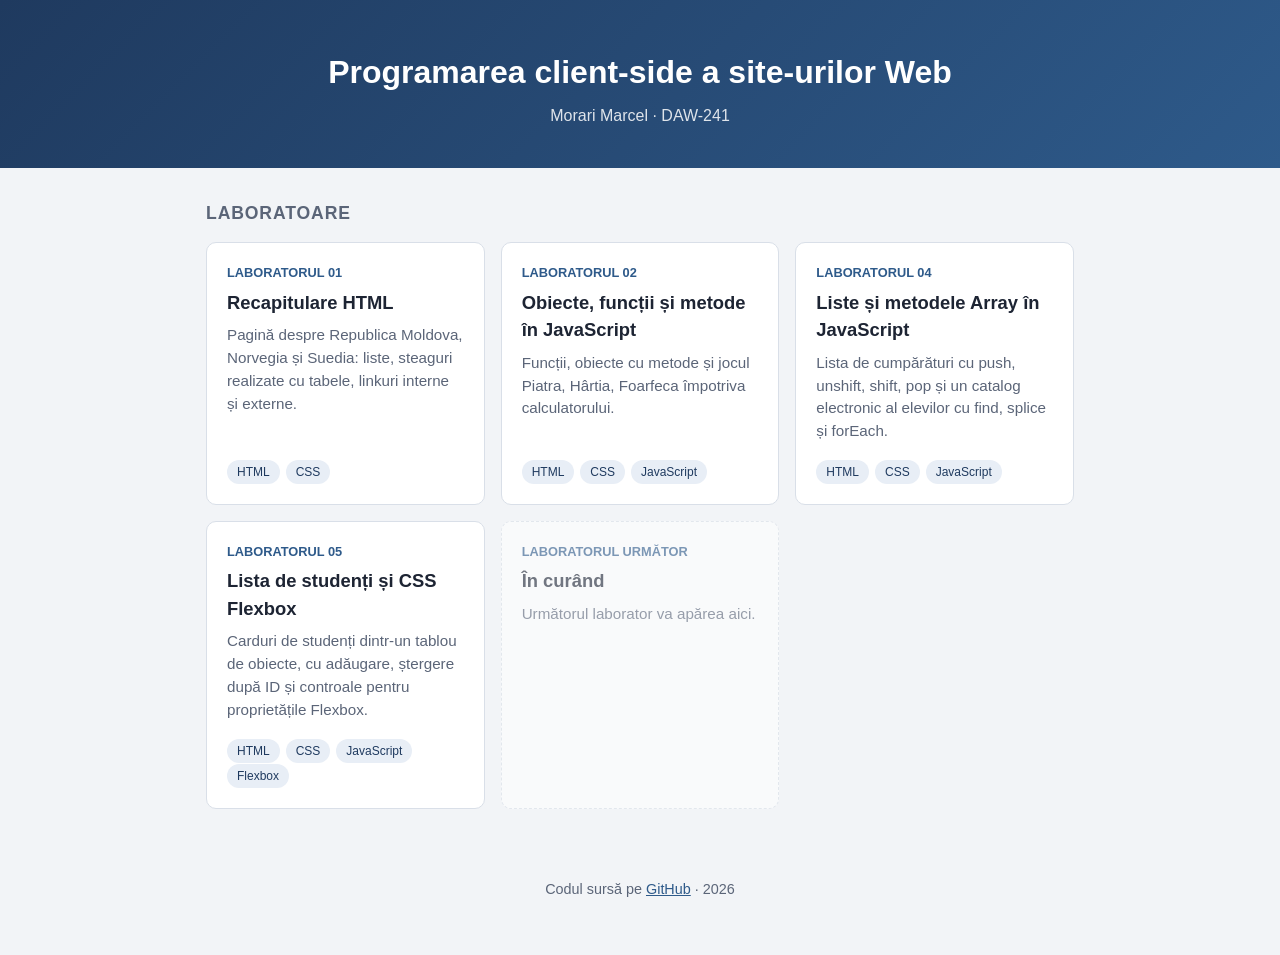
<file: index.html>
<!DOCTYPE html>
<html lang="ro">
<head>
  <meta charset="UTF-8">
  <meta name="viewport" content="width=device-width, initial-scale=1.0">
  <title>Laboratoare – Morari Marcel</title>
  <style>
    :root {
      --fundal: #f2f4f7;
      --card: #ffffff;
      --text: #1d2433;
      --text-slab: #5b6578;
      --accent: #2e5a8a;
      --accent-inchis: #1f3a5f;
      --bordura: #d9dfe8;
    }

    * { box-sizing: border-box; }

    body {
      margin: 0;
      font-family: Arial, Helvetica, sans-serif;
      background-color: var(--fundal);
      color: var(--text);
      line-height: 1.5;
    }

    header {
      background: linear-gradient(135deg, var(--accent-inchis), var(--accent));
      color: #ffffff;
      text-align: center;
      padding: 48px 16px 40px;
    }

    header h1 {
      margin: 0 0 8px;
      font-size: 2rem;
    }

    header p {
      margin: 0;
      opacity: 0.85;
    }

    main {
      max-width: 900px;
      margin: 0 auto;
      padding: 32px 16px;
    }

    h2 {
      font-size: 1.1rem;
      text-transform: uppercase;
      letter-spacing: 0.05em;
      color: var(--text-slab);
      margin: 0 0 16px;
    }

    .grila {
      display: grid;
      grid-template-columns: repeat(auto-fill, minmax(260px, 1fr));
      gap: 16px;
    }

    .laborator {
      display: flex;
      flex-direction: column;
      background-color: var(--card);
      border: 1px solid var(--bordura);
      border-radius: 10px;
      padding: 20px;
      text-decoration: none;
      color: inherit;
      transition: transform 0.15s, box-shadow 0.15s;
    }

    .laborator:hover {
      transform: translateY(-3px);
      box-shadow: 0 8px 20px rgba(31, 58, 95, 0.15);
    }

    .numar {
      font-size: 0.8rem;
      font-weight: bold;
      color: var(--accent);
      margin-bottom: 6px;
    }

    .laborator h3 {
      margin: 0 0 8px;
      font-size: 1.15rem;
    }

    .laborator p {
      margin: 0 0 16px;
      color: var(--text-slab);
      font-size: 0.95rem;
      flex-grow: 1;
    }

    .etichete span {
      display: inline-block;
      font-size: 0.75rem;
      padding: 3px 10px;
      border-radius: 999px;
      background-color: #e8eef6;
      color: var(--accent-inchis);
      margin-right: 6px;
    }

    .in-curand {
      border-style: dashed;
      opacity: 0.6;
      pointer-events: none;
    }

    footer {
      text-align: center;
      color: var(--text-slab);
      font-size: 0.9rem;
      padding: 24px 16px 40px;
    }

    footer a { color: var(--accent); }
  </style>
</head>
<body>
  <header>
    <h1>Programarea client-side a site-urilor Web</h1>
    <p>Morari Marcel · DAW-241</p>
  </header>

  <main>
    <h2>Laboratoare</h2>
    <div class="grila">
      <a class="laborator" href="Laborator-01/">
        <div class="numar">LABORATORUL 01</div>
        <h3>Recapitulare HTML</h3>
        <p>Pagină despre Republica Moldova, Norvegia și Suedia: liste, steaguri realizate cu tabele, linkuri interne și externe.</p>
        <div class="etichete"><span>HTML</span><span>CSS</span></div>
      </a>

      <a class="laborator" href="Laborator-02/">
        <div class="numar">LABORATORUL 02</div>
        <h3>Obiecte, funcții și metode în JavaScript</h3>
        <p>Funcții, obiecte cu metode și jocul Piatra, Hârtia, Foarfeca împotriva calculatorului.</p>
        <div class="etichete"><span>HTML</span><span>CSS</span><span>JavaScript</span></div>
      </a>

      <a class="laborator" href="Laborator-04/">
        <div class="numar">LABORATORUL 04</div>
        <h3>Liste și metodele Array în JavaScript</h3>
        <p>Lista de cumpărături cu push, unshift, shift, pop și un catalog electronic al elevilor cu find, splice și forEach.</p>
        <div class="etichete"><span>HTML</span><span>CSS</span><span>JavaScript</span></div>
      </a>

      <a class="laborator" href="Laborator-05/">
        <div class="numar">LABORATORUL 05</div>
        <h3>Lista de studenți și CSS Flexbox</h3>
        <p>Carduri de studenți dintr-un tablou de obiecte, cu adăugare, ștergere după ID și controale pentru proprietățile Flexbox.</p>
        <div class="etichete"><span>HTML</span><span>CSS</span><span>JavaScript</span><span>Flexbox</span></div>
      </a>

      <div class="laborator in-curand">
        <div class="numar">LABORATORUL URMĂTOR</div>
        <h3>În curând</h3>
        <p>Următorul laborator va apărea aici.</p>
      </div>
    </div>
  </main>

  <footer>
    <p>Codul sursă pe <a href="https://github.com/Marciii345/Morari_Marcel_DAW-241">GitHub</a> · 2026</p>
  </footer>
</body>
</html>
</file>
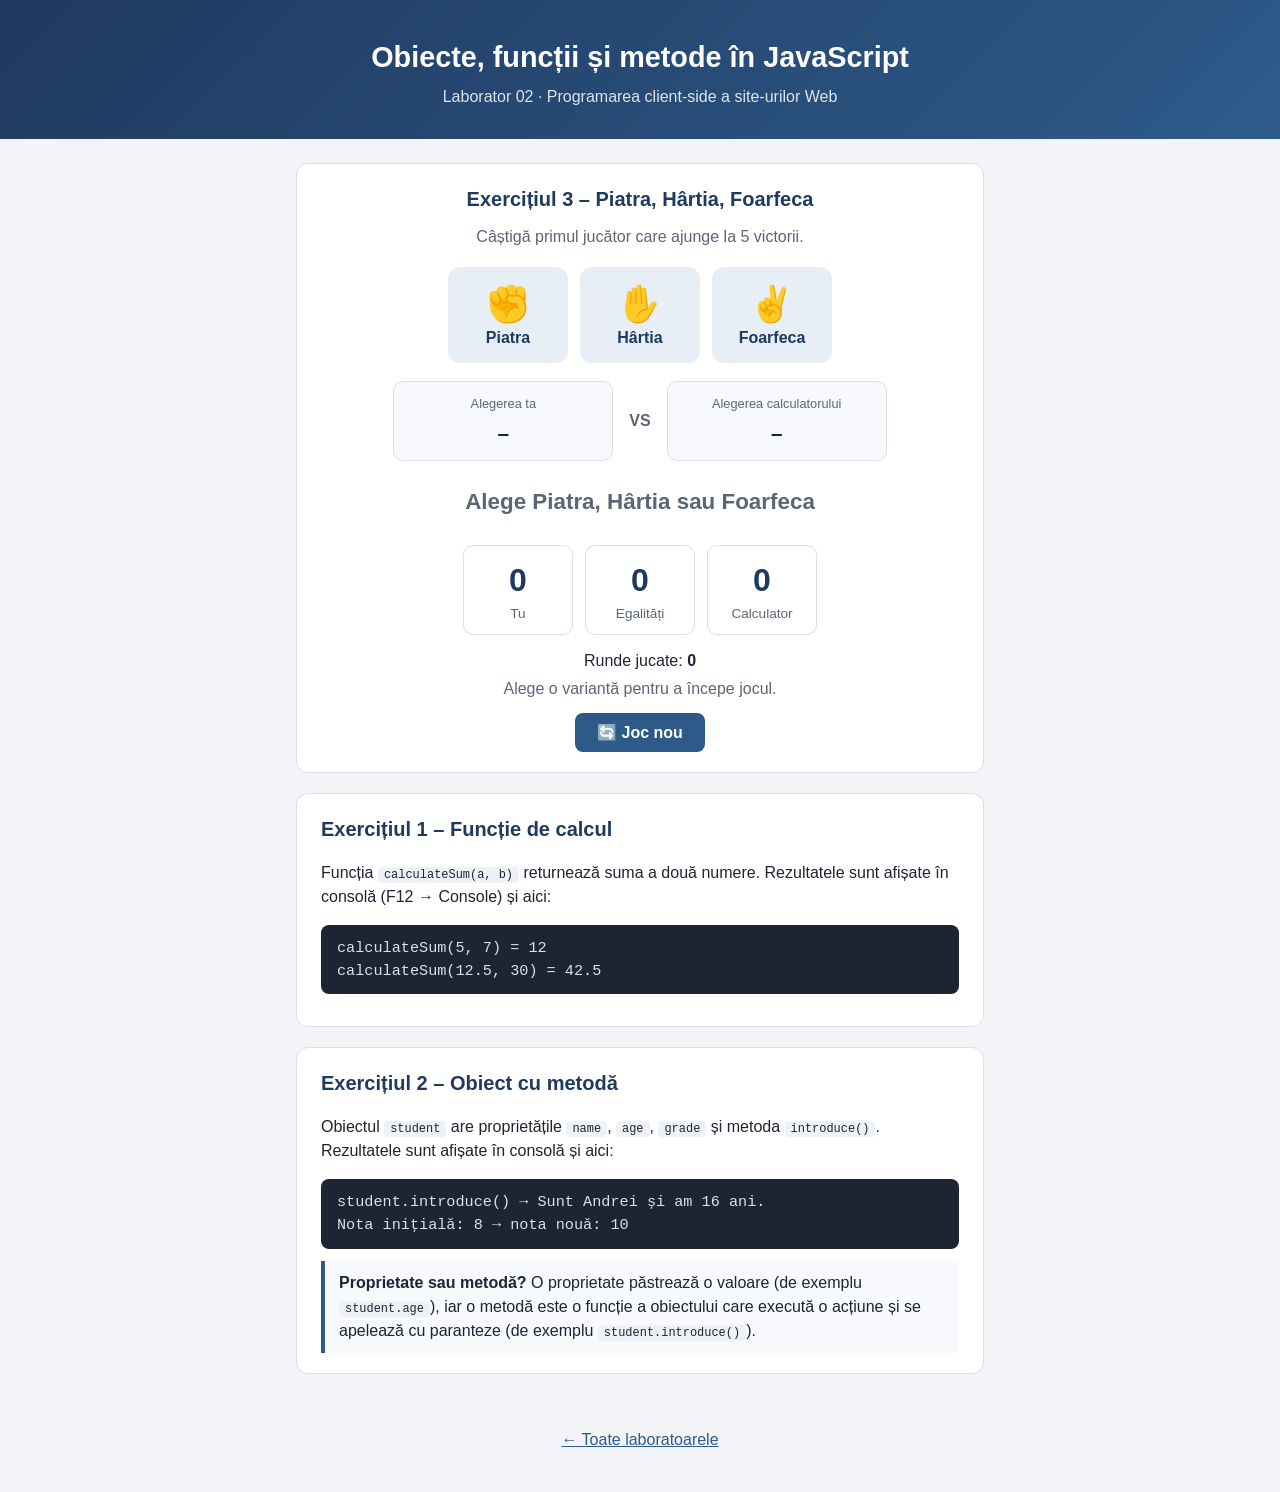
<file: Laborator-02/index.html>
<!DOCTYPE html>
<html lang="ro">
<head>
  <meta charset="UTF-8">
  <meta name="viewport" content="width=device-width, initial-scale=1.0">
  <title>Laborator 02 – Obiecte, funcții și metode în JavaScript</title>
  <link rel="stylesheet" href="style.css">
</head>
<body>

  <header class="header">
    <h1>Obiecte, funcții și metode în JavaScript</h1>
    <p>Laborator 02 · Programarea client-side a site-urilor Web</p>
  </header>

  <main class="container">

    <!-- ===== EXERCIȚIUL 3 – JOCUL ===== -->
    <section class="card game" id="joc">
      <h2>Exercițiul 3 – Piatra, Hârtia, Foarfeca</h2>
      <p class="hint">Câștigă primul jucător care ajunge la 5 victorii.</p>

      <!-- Butoanele de alegere -->
      <div class="choices">
        <button class="choice-btn" data-choice="piatra">
          <span class="icon">✊</span>Piatra
        </button>
        <button class="choice-btn" data-choice="hartia">
          <span class="icon">✋</span>Hârtia
        </button>
        <button class="choice-btn" data-choice="foarfeca">
          <span class="icon">✌️</span>Foarfeca
        </button>
      </div>

      <!-- Alegerile din runda curentă -->
      <div class="arena">
        <div class="pick">
          <div class="pick-label">Alegerea ta</div>
          <div class="pick-value" id="player-choice">–</div>
        </div>
        <div class="vs">VS</div>
        <div class="pick">
          <div class="pick-label">Alegerea calculatorului</div>
          <div class="pick-value" id="computer-choice">–</div>
        </div>
      </div>

      <!-- Rezultatul rundei -->
      <div class="round-result" id="round-result">Alege Piatra, Hârtia sau Foarfeca</div>

      <!-- Scorul -->
      <div class="score">
        <div class="score-box">
          <div class="score-number" id="score-player">0</div>
          <div class="score-label">Tu</div>
        </div>
        <div class="score-box">
          <div class="score-number" id="score-draws">0</div>
          <div class="score-label">Egalități</div>
        </div>
        <div class="score-box">
          <div class="score-number" id="score-computer">0</div>
          <div class="score-label">Calculator</div>
        </div>
      </div>

      <p class="rounds">Runde jucate: <strong id="rounds">0</strong></p>
      <p class="leader" id="leader-message"></p>
      <p class="final" id="final-message" hidden></p>

      <button class="new-game" id="new-game">🔄 Joc nou</button>
    </section>

    <!-- ===== EXERCIȚIILE 1 ȘI 2 ===== -->
    <section class="card">
      <h2>Exercițiul 1 – Funcție de calcul</h2>
      <p>Funcția <code>calculateSum(a, b)</code> returnează suma a două numere. Rezultatele sunt afișate în consolă (F12 → Console) și aici:</p>
      <pre class="output" id="ex1-result"></pre>
    </section>

    <section class="card">
      <h2>Exercițiul 2 – Obiect cu metodă</h2>
      <p>Obiectul <code>student</code> are proprietățile <code>name</code>, <code>age</code>, <code>grade</code> și metoda <code>introduce()</code>. Rezultatele sunt afișate în consolă și aici:</p>
      <pre class="output" id="ex2-result"></pre>
      <p class="answer">
        <strong>Proprietate sau metodă?</strong> O proprietate păstrează o valoare (de exemplu <code>student.age</code>),
        iar o metodă este o funcție a obiectului care execută o acțiune și se apelează cu paranteze
        (de exemplu <code>student.introduce()</code>).
      </p>
    </section>

  </main>

  <footer class="footer">
    <a href="../">← Toate laboratoarele</a>
  </footer>

  <!-- JavaScript extern, conectat la sfârșitul paginii -->
  <script src="script.js"></script>
</body>
</html>
</file>
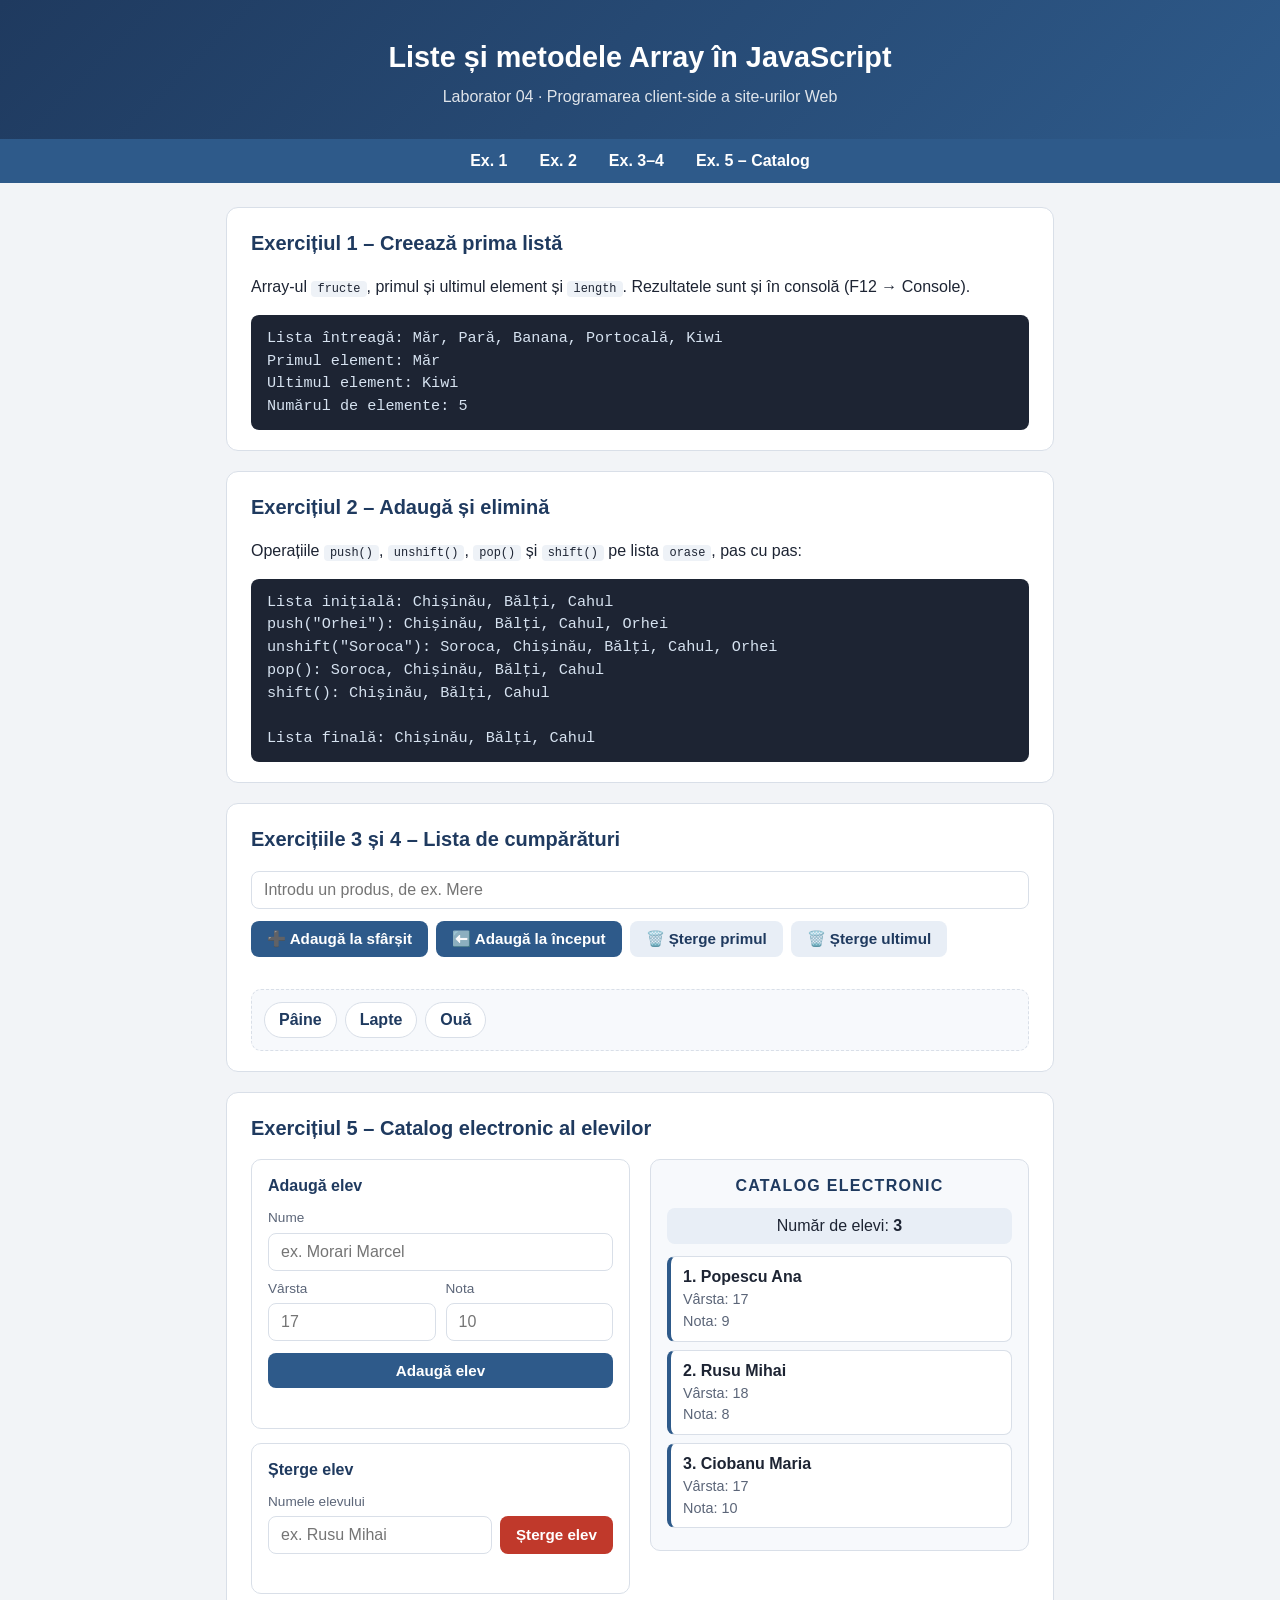
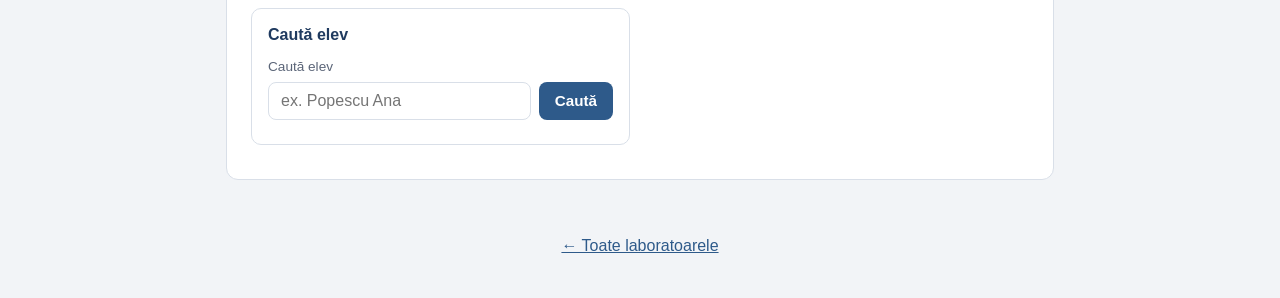
<file: Laborator-04/index.html>
<!DOCTYPE html>
<html lang="ro">
<head>
  <meta charset="UTF-8">
  <meta name="viewport" content="width=device-width, initial-scale=1.0">
  <title>Laborator 04 – Liste și metodele Array în JavaScript</title>
  <link rel="stylesheet" href="style.css">
</head>
<body>

  <header class="header">
    <h1>Liste și metodele Array în JavaScript</h1>
    <p>Laborator 04 · Programarea client-side a site-urilor Web</p>
  </header>

  <nav class="meniu">
    <a href="#ex1">Ex. 1</a>
    <a href="#ex2">Ex. 2</a>
    <a href="#ex3">Ex. 3–4</a>
    <a href="#ex5">Ex. 5 – Catalog</a>
  </nav>

  <main class="container">

    <!-- ===== EXERCIȚIUL 1 ===== -->
    <section class="card" id="ex1">
      <h2>Exercițiul 1 – Creează prima listă</h2>
      <p>Array-ul <code>fructe</code>, primul și ultimul element și <code>length</code>. Rezultatele sunt și în consolă (F12 → Console).</p>
      <pre class="output" id="ex1-result"></pre>
    </section>

    <!-- ===== EXERCIȚIUL 2 ===== -->
    <section class="card" id="ex2">
      <h2>Exercițiul 2 – Adaugă și elimină</h2>
      <p>Operațiile <code>push()</code>, <code>unshift()</code>, <code>pop()</code> și <code>shift()</code> pe lista <code>orase</code>, pas cu pas:</p>
      <pre class="output" id="ex2-result"></pre>
    </section>

    <!-- ===== EXERCIȚIILE 3 ȘI 4 ===== -->
    <section class="card" id="ex3">
      <h2>Exercițiile 3 și 4 – Lista de cumpărături</h2>

      <div class="rand">
        <input type="text" id="produs" placeholder="Introdu un produs, de ex. Mere">
      </div>

      <div class="butoane">
        <button id="btn-sfarsit">➕ Adaugă la sfârșit</button>
        <button id="btn-inceput">⬅️ Adaugă la început</button>
        <button id="btn-sterge-primul" class="secundar">🗑️ Șterge primul</button>
        <button id="btn-sterge-ultimul" class="secundar">🗑️ Șterge ultimul</button>
      </div>

      <p class="mesaj-mic" id="mesaj-produse"></p>
      <div class="lista-produse" id="lista-produse"></div>
    </section>

    <!-- ===== EXERCIȚIUL 5 ===== -->
    <section class="card" id="ex5">
      <h2>Exercițiul 5 – Catalog electronic al elevilor</h2>

      <div class="catalog-grila">

        <!-- Formulare -->
        <div class="formulare">

          <form id="form-adauga" class="bloc">
            <h3>Adaugă elev</h3>
            <label for="nume">Nume</label>
            <input type="text" id="nume" placeholder="ex. Morari Marcel">

            <div class="doua-campuri">
              <div>
                <label for="varsta">Vârsta</label>
                <input type="number" id="varsta" min="5" max="100" placeholder="17">
              </div>
              <div>
                <label for="nota">Nota</label>
                <input type="number" id="nota" min="1" max="10" step="0.01" placeholder="10">
              </div>
            </div>

            <button type="submit">Adaugă elev</button>
            <p class="mesaj" id="mesaj-adaugare"></p>
          </form>

          <form id="form-sterge" class="bloc">
            <h3>Șterge elev</h3>
            <label for="nume-sterge">Numele elevului</label>
            <div class="rand">
              <input type="text" id="nume-sterge" placeholder="ex. Rusu Mihai">
              <button type="submit" class="pericol">Șterge elev</button>
            </div>
            <p class="mesaj" id="mesaj-stergere"></p>
          </form>

          <form id="form-cauta" class="bloc">
            <h3>Caută elev</h3>
            <label for="nume-cauta">Caută elev</label>
            <div class="rand">
              <input type="text" id="nume-cauta" placeholder="ex. Popescu Ana">
              <button type="submit">Caută</button>
            </div>
            <pre class="rezultat" id="rezultat-cautare"></pre>
          </form>

        </div>

        <!-- Catalogul -->
        <div class="catalog-panou">
          <h3 class="catalog-titlu">CATALOG ELECTRONIC</h3>
          <p class="numar">Număr de elevi: <strong id="numar-elevi">0</strong></p>
          <div id="catalog"></div>
        </div>

      </div>
    </section>

  </main>

  <footer class="footer">
    <a href="../">← Toate laboratoarele</a>
  </footer>

  <script src="script.js"></script>
</body>
</html>
</file>
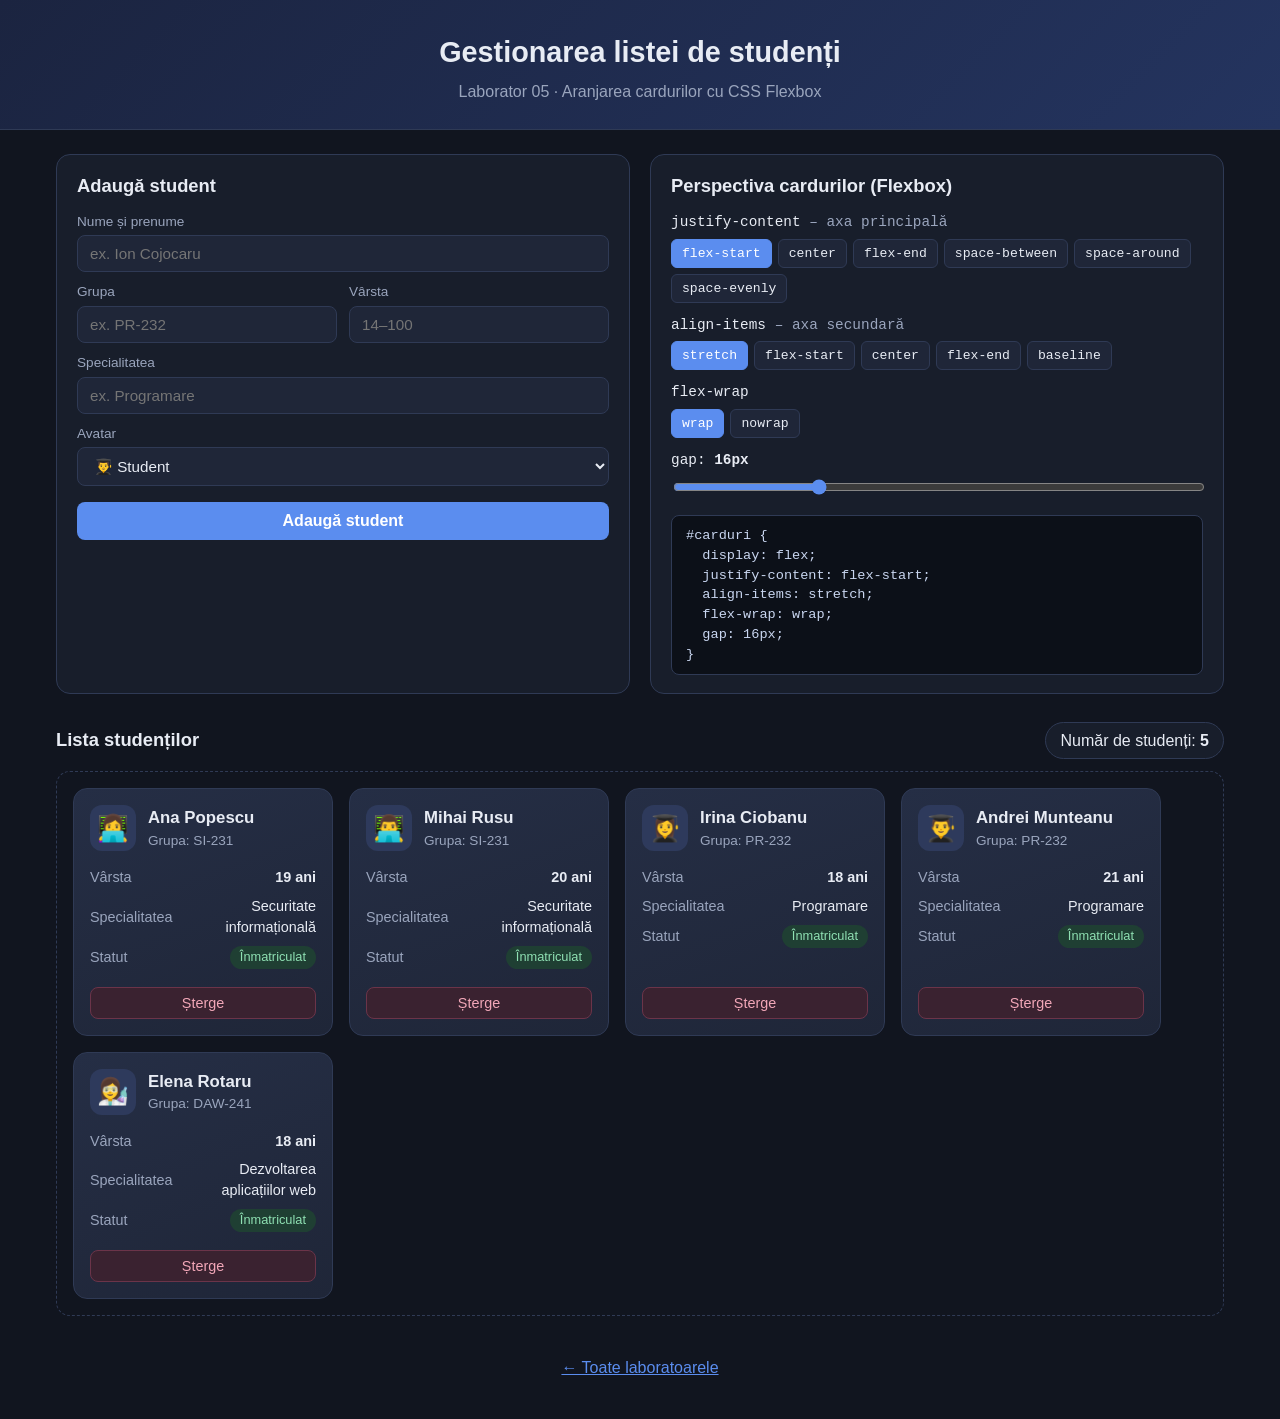
<file: Laborator-05/index.html>
<!DOCTYPE html>
<html lang="ro">
<head>
  <meta charset="UTF-8">
  <meta name="viewport" content="width=device-width, initial-scale=1.0">
  <title>Laborator 05 – Lista de studenți și CSS Flexbox</title>
  <link rel="stylesheet" href="style.css">
</head>
<body>

  <header class="header">
    <h1>Gestionarea listei de studenți</h1>
    <p>Laborator 05 · Aranjarea cardurilor cu CSS Flexbox</p>
  </header>

  <main class="container">

    <div class="sus">

      <!-- ===== SARCINA 2 – FORMULARUL ===== -->
      <section class="panou">
        <h2>Adaugă student</h2>
        <form id="form-student" novalidate>
          <label for="nume">Nume și prenume</label>
          <input type="text" id="nume" placeholder="ex. Ion Cojocaru">

          <div class="doua">
            <div>
              <label for="grupa">Grupa</label>
              <input type="text" id="grupa" placeholder="ex. PR-232">
            </div>
            <div>
              <label for="varsta">Vârsta</label>
              <input type="number" id="varsta" min="14" max="100" step="1" placeholder="14–100">
            </div>
          </div>

          <label for="specialitate">Specialitatea</label>
          <input type="text" id="specialitate" placeholder="ex. Programare">

          <label for="avatar">Avatar</label>
          <select id="avatar">
            <option value="👨‍🎓">👨‍🎓 Student</option>
            <option value="👩‍🎓">👩‍🎓 Studentă</option>
            <option value="👨‍💻">👨‍💻 Programator</option>
            <option value="👩‍💻">👩‍💻 Programatoare</option>
            <option value="👨‍🔬">👨‍🔬 Cercetător</option>
            <option value="👩‍🔬">👩‍🔬 Cercetătoare</option>
          </select>

          <button type="submit" class="btn-principal">Adaugă student</button>
          <p class="mesaj" id="mesaj-formular"></p>
        </form>
      </section>

      <!-- ===== SARCINA 4 – CONTROALELE FLEXBOX ===== -->
      <section class="panou">
        <h2>Perspectiva cardurilor (Flexbox)</h2>

        <p class="eticheta">justify-content <span>– axa principală</span></p>
        <div class="grup" id="grup-justify">
          <button data-valoare="flex-start" class="activ">flex-start</button>
          <button data-valoare="center">center</button>
          <button data-valoare="flex-end">flex-end</button>
          <button data-valoare="space-between">space-between</button>
          <button data-valoare="space-around">space-around</button>
          <button data-valoare="space-evenly">space-evenly</button>
        </div>

        <p class="eticheta">align-items <span>– axa secundară</span></p>
        <div class="grup" id="grup-align">
          <button data-valoare="stretch" class="activ">stretch</button>
          <button data-valoare="flex-start">flex-start</button>
          <button data-valoare="center">center</button>
          <button data-valoare="flex-end">flex-end</button>
          <button data-valoare="baseline">baseline</button>
        </div>

        <p class="eticheta">flex-wrap</p>
        <div class="grup" id="grup-wrap">
          <button data-valoare="wrap" class="activ">wrap</button>
          <button data-valoare="nowrap">nowrap</button>
        </div>

        <p class="eticheta">gap: <strong id="valoare-gap">16px</strong></p>
        <input type="range" id="gap" min="0" max="60" value="16">

        <pre class="cod" id="cod-css"></pre>
      </section>

    </div>

    <!-- ===== LISTA DE STUDENȚI ===== -->
    <section>
      <div class="titlu-lista">
        <h2>Lista studenților</h2>
        <p class="numar">Număr de studenți: <strong id="numar-studenti">0</strong></p>
      </div>
      <div id="carduri" class="carduri"></div>
    </section>

  </main>

  <footer class="footer">
    <a href="../">← Toate laboratoarele</a>
  </footer>

  <script src="script.js"></script>
</body>
</html>
</file>
<file: Laborator-02/style.css>
/* ===== Variabile de culoare ===== */
:root {
  --fundal: #f2f4f7;
  --card: #ffffff;
  --text: #1d2433;
  --text-slab: #5b6578;
  --accent: #2e5a8a;
  --accent-inchis: #1f3a5f;
  --bordura: #d9dfe8;
  --verde: #1f8a4c;
  --rosu: #c0392b;
  --galben: #b7791f;
}

* { box-sizing: border-box; }

body {
  margin: 0;
  font-family: Arial, Helvetica, sans-serif;
  background-color: var(--fundal);
  color: var(--text);
  line-height: 1.5;
}

/* ===== Header și footer ===== */
.header {
  background: linear-gradient(135deg, var(--accent-inchis), var(--accent));
  color: #ffffff;
  text-align: center;
  padding: 36px 16px 30px;
}

.header h1 {
  margin: 0 0 6px;
  font-size: 1.8rem;
}

.header p {
  margin: 0;
  opacity: 0.85;
}

.footer {
  text-align: center;
  padding: 10px 16px 40px;
}

.footer a { color: var(--accent); }

/* ===== Conținut ===== */
.container {
  max-width: 720px;
  margin: 0 auto;
  padding: 24px 16px;
}

.card {
  background-color: var(--card);
  border: 1px solid var(--bordura);
  border-radius: 12px;
  padding: 20px 24px;
  margin-bottom: 20px;
}

.card h2 {
  margin-top: 0;
  color: var(--accent-inchis);
  font-size: 1.25rem;
}

code {
  background-color: #eef2f7;
  padding: 1px 6px;
  border-radius: 4px;
  font-size: 0.92em;
}

.output {
  background-color: #1d2433;
  color: #d6e2f0;
  padding: 12px 16px;
  border-radius: 8px;
  white-space: pre-wrap;
  font-size: 0.95rem;
  margin: 0 0 12px;
}

.answer {
  background-color: #f7f9fc;
  border-left: 4px solid var(--accent);
  padding: 10px 14px;
  margin: 0;
}

/* ===== Jocul ===== */
.game { text-align: center; }

.hint {
  color: var(--text-slab);
  margin-top: -6px;
}

.choices {
  display: flex;
  justify-content: center;
  gap: 12px;
  flex-wrap: wrap;
  margin: 18px 0;
}

.choice-btn {
  width: 120px;
  padding: 14px 8px;
  font-size: 1rem;
  font-weight: bold;
  color: var(--accent-inchis);
  background-color: #e8eef6;
  border: 2px solid transparent;
  border-radius: 12px;
  cursor: pointer;
  transition: transform 0.15s, border-color 0.15s, background-color 0.15s;
}

.choice-btn .icon {
  display: block;
  font-size: 2.2rem;
  margin-bottom: 4px;
}

.choice-btn:hover:not(:disabled) {
  transform: translateY(-3px);
  border-color: var(--accent);
  background-color: #dbe5f2;
}

.choice-btn:disabled {
  opacity: 0.45;
  cursor: not-allowed;
}

.arena {
  display: flex;
  align-items: center;
  justify-content: center;
  gap: 16px;
  margin: 10px 0 14px;
}

.pick {
  flex: 1;
  max-width: 220px;
  background-color: #f7f9fc;
  border: 1px solid var(--bordura);
  border-radius: 10px;
  padding: 12px;
}

.pick-label {
  font-size: 0.8rem;
  color: var(--text-slab);
}

.pick-value {
  font-size: 1.3rem;
  font-weight: bold;
  margin-top: 4px;
}

.vs {
  font-weight: bold;
  color: var(--text-slab);
}

.round-result {
  font-size: 1.4rem;
  font-weight: bold;
  padding: 10px;
  border-radius: 10px;
  margin-bottom: 16px;
  color: var(--text-slab);
}

.round-result.win  { color: var(--verde);  background-color: #e6f4ec; }
.round-result.lose { color: var(--rosu);   background-color: #fbeaea; }
.round-result.draw { color: var(--galben); background-color: #fdf4e3; }

.score {
  display: flex;
  justify-content: center;
  gap: 12px;
}

.score-box {
  width: 110px;
  border: 1px solid var(--bordura);
  border-radius: 10px;
  padding: 10px;
}

.score-number {
  font-size: 2rem;
  font-weight: bold;
  color: var(--accent-inchis);
}

.score-label {
  font-size: 0.85rem;
  color: var(--text-slab);
}

.rounds { margin: 14px 0 4px; }

.leader {
  color: var(--text-slab);
  margin: 4px 0 12px;
}

.final {
  font-weight: bold;
  font-size: 1.1rem;
  background-color: #fff6d6;
  border: 1px solid #f0d77a;
  border-radius: 10px;
  padding: 12px;
}

.new-game {
  padding: 10px 22px;
  font-size: 1rem;
  font-weight: bold;
  color: #ffffff;
  background-color: var(--accent);
  border: none;
  border-radius: 8px;
  cursor: pointer;
}

.new-game:hover { background-color: var(--accent-inchis); }

/* ===== Ecrane mici ===== */
@media (max-width: 480px) {
  .choice-btn { width: 96px; }
  .arena { flex-direction: column; gap: 8px; }
  .pick { width: 100%; max-width: none; }
  .score-box { width: 90px; }
}
</file>
<file: Laborator-04/style.css>
/* ===== Variabile de culoare ===== */
:root {
  --fundal: #f2f4f7;
  --card: #ffffff;
  --text: #1d2433;
  --text-slab: #5b6578;
  --accent: #2e5a8a;
  --accent-inchis: #1f3a5f;
  --bordura: #d9dfe8;
  --verde: #1f8a4c;
  --rosu: #c0392b;
}

* { box-sizing: border-box; }

body {
  margin: 0;
  font-family: Arial, Helvetica, sans-serif;
  background-color: var(--fundal);
  color: var(--text);
  line-height: 1.5;
}

/* ===== Header, meniu, footer ===== */
.header {
  background: linear-gradient(135deg, var(--accent-inchis), var(--accent));
  color: #ffffff;
  text-align: center;
  padding: 36px 16px 30px;
}

.header h1 { margin: 0 0 6px; font-size: 1.8rem; }
.header p  { margin: 0; opacity: 0.85; }

.meniu {
  position: sticky;
  top: 0;
  z-index: 10;
  display: flex;
  justify-content: center;
  flex-wrap: wrap;
  background-color: var(--accent);
}

.meniu a {
  color: #ffffff;
  text-decoration: none;
  font-weight: bold;
  padding: 10px 16px;
}

.meniu a:hover { background-color: var(--accent-inchis); }

.footer {
  text-align: center;
  padding: 10px 16px 40px;
}

.footer a { color: var(--accent); }

/* ===== Conținut ===== */
.container {
  max-width: 860px;
  margin: 0 auto;
  padding: 24px 16px;
}

.card {
  background-color: var(--card);
  border: 1px solid var(--bordura);
  border-radius: 12px;
  padding: 20px 24px;
  margin-bottom: 20px;
  scroll-margin-top: 56px;
}

.card h2 {
  margin-top: 0;
  color: var(--accent-inchis);
  font-size: 1.25rem;
}

h3 {
  margin: 0 0 10px;
  font-size: 1rem;
  color: var(--accent-inchis);
}

code {
  background-color: #eef2f7;
  padding: 1px 6px;
  border-radius: 4px;
  font-size: 0.92em;
}

.output {
  background-color: #1d2433;
  color: #d6e2f0;
  padding: 12px 16px;
  border-radius: 8px;
  white-space: pre-wrap;
  font-size: 0.95rem;
  margin: 0;
}

/* ===== Câmpuri și butoane ===== */
input {
  width: 100%;
  padding: 9px 12px;
  font-size: 1rem;
  border: 1px solid var(--bordura);
  border-radius: 8px;
}

input:focus {
  outline: 2px solid var(--accent);
  border-color: var(--accent);
}

label {
  display: block;
  font-size: 0.85rem;
  color: var(--text-slab);
  margin: 8px 0 4px;
}

button {
  padding: 9px 16px;
  font-size: 0.95rem;
  font-weight: bold;
  color: #ffffff;
  background-color: var(--accent);
  border: none;
  border-radius: 8px;
  cursor: pointer;
  white-space: nowrap;
}

button:hover { background-color: var(--accent-inchis); }

button.secundar {
  color: var(--accent-inchis);
  background-color: #e8eef6;
}

button.secundar:hover { background-color: #d6e1ef; }

button.pericol { background-color: var(--rosu); }
button.pericol:hover { background-color: #962d22; }

.rand {
  display: flex;
  gap: 8px;
}

.butoane {
  display: flex;
  flex-wrap: wrap;
  gap: 8px;
  margin: 12px 0 4px;
}

/* ===== Lista de cumpărături ===== */
.mesaj-mic {
  min-height: 1.4em;
  margin: 6px 0;
  color: var(--text-slab);
  font-size: 0.9rem;
}

.lista-produse {
  display: flex;
  flex-wrap: wrap;
  gap: 8px;
  padding: 12px;
  min-height: 56px;
  background-color: #f7f9fc;
  border: 1px dashed var(--bordura);
  border-radius: 10px;
}

.chip {
  background-color: #ffffff;
  border: 1px solid var(--bordura);
  border-radius: 999px;
  padding: 5px 14px;
  font-weight: bold;
  color: var(--accent-inchis);
}

.gol {
  margin: 0;
  color: var(--rosu);
  font-weight: bold;
}

/* ===== Catalog ===== */
.catalog-grila {
  display: grid;
  grid-template-columns: 1fr 1fr;
  gap: 20px;
}

.bloc {
  border: 1px solid var(--bordura);
  border-radius: 10px;
  padding: 14px 16px;
  margin-bottom: 14px;
}

.bloc button[type="submit"] { margin-top: 0; }

#form-adauga button { margin-top: 12px; width: 100%; }

.doua-campuri {
  display: grid;
  grid-template-columns: 1fr 1fr;
  gap: 10px;
}

.mesaj {
  margin: 8px 0 0;
  font-size: 0.9rem;
  min-height: 1.2em;
}

.mesaj.succes { color: var(--verde); }
.mesaj.eroare { color: var(--rosu); }

.rezultat {
  margin: 10px 0 0;
  font-family: inherit;
  white-space: pre-wrap;
  font-size: 0.95rem;
  border-radius: 8px;
}

.rezultat.succes {
  padding: 10px 12px;
  background-color: #e6f4ec;
  color: var(--verde);
}

.rezultat.eroare {
  padding: 10px 12px;
  background-color: #fbeaea;
  color: var(--rosu);
}

.catalog-panou {
  background-color: #f7f9fc;
  border: 1px solid var(--bordura);
  border-radius: 10px;
  padding: 14px 16px;
  align-self: start;
}

.catalog-titlu {
  text-align: center;
  letter-spacing: 0.08em;
}

.numar {
  text-align: center;
  margin: 0 0 12px;
  padding: 6px;
  background-color: #e8eef6;
  border-radius: 8px;
}

.elev {
  background-color: #ffffff;
  border: 1px solid var(--bordura);
  border-left: 4px solid var(--accent);
  border-radius: 8px;
  padding: 8px 12px;
  margin-bottom: 8px;
}

.elev-nume { font-weight: bold; }

.elev-detalii {
  font-size: 0.9rem;
  color: var(--text-slab);
}

/* ===== Ecrane mici ===== */
@media (max-width: 680px) {
  .catalog-grila { grid-template-columns: 1fr; }
  .catalog-panou { order: -1; }
}
</file>
<file: Laborator-05/style.css>
/* ===== Variabile de culoare (temă întunecată, ca în exemplu) ===== */
:root {
  --fundal: #11151f;
  --panou: #181e2b;
  --card: #1f2638;
  --card-sus: #252e45;
  --bordura: #2f3a55;
  --text: #e8ecf4;
  --text-slab: #9aa5bd;
  --accent: #5b8def;
  --accent-inchis: #3f6fd1;
  --verde-fundal: #1f3f33;
  --verde-text: #8fe0b3;
  --rosu-fundal: #3a2230;
  --rosu-bordura: #6b3449;
  --rosu-text: #f2a7b8;
}

* { box-sizing: border-box; }

body {
  margin: 0;
  font-family: "Segoe UI", Arial, Helvetica, sans-serif;
  background-color: var(--fundal);
  color: var(--text);
  line-height: 1.45;
}

/* ===== Header și footer ===== */
.header {
  text-align: center;
  padding: 32px 16px 26px;
  background: linear-gradient(135deg, #1b2440, #24345f);
  border-bottom: 1px solid var(--bordura);
}

.header h1 { margin: 0 0 6px; font-size: 1.8rem; }
.header p  { margin: 0; color: var(--text-slab); }

.footer {
  text-align: center;
  padding: 16px 16px 40px;
}

.footer a { color: var(--accent); }

/* ===== Structura paginii ===== */
.container {
  max-width: 1200px;
  margin: 0 auto;
  padding: 24px 16px;
}

.sus {
  display: flex;
  flex-wrap: wrap;
  gap: 20px;
  margin-bottom: 28px;
}

.panou {
  flex: 1 1 340px;
  background-color: var(--panou);
  border: 1px solid var(--bordura);
  border-radius: 14px;
  padding: 18px 20px;
}

h2 {
  margin: 0 0 12px;
  font-size: 1.15rem;
}

/* ===== Formular ===== */
label {
  display: block;
  font-size: 0.85rem;
  color: var(--text-slab);
  margin: 10px 0 4px;
}

input[type="text"],
input[type="number"],
select {
  width: 100%;
  padding: 9px 12px;
  font-size: 0.95rem;
  color: var(--text);
  background-color: var(--card);
  border: 1px solid var(--bordura);
  border-radius: 8px;
}

input:focus,
select:focus {
  outline: 2px solid var(--accent);
  border-color: var(--accent);
}

.doua {
  display: flex;
  gap: 12px;
}

.doua > div { flex: 1; }

.btn-principal {
  width: 100%;
  margin-top: 16px;
  padding: 10px;
  font-size: 1rem;
  font-weight: bold;
  color: #ffffff;
  background-color: var(--accent);
  border: none;
  border-radius: 8px;
  cursor: pointer;
}

.btn-principal:hover { background-color: var(--accent-inchis); }

.mesaj {
  min-height: 1.3em;
  margin: 10px 0 0;
  font-size: 0.9rem;
}

.mesaj.succes { color: var(--verde-text); }
.mesaj.eroare { color: var(--rosu-text); }

/* ===== Controale Flexbox ===== */
.eticheta {
  margin: 12px 0 6px;
  font-family: Consolas, monospace;
  font-size: 0.9rem;
}

.eticheta span {
  font-family: inherit;
  color: var(--text-slab);
}

.grup {
  display: flex;
  flex-wrap: wrap;
  gap: 6px;
}

.grup button {
  padding: 6px 10px;
  font-family: Consolas, monospace;
  font-size: 0.82rem;
  color: var(--text);
  background-color: var(--card);
  border: 1px solid var(--bordura);
  border-radius: 6px;
  cursor: pointer;
}

.grup button:hover { border-color: var(--accent); }

.grup button.activ {
  background-color: var(--accent);
  border-color: var(--accent);
  color: #ffffff;
}

input[type="range"] {
  width: 100%;
  accent-color: var(--accent);
}

.cod {
  margin: 14px 0 0;
  padding: 10px 14px;
  font-size: 0.85rem;
  color: #c9d6f0;
  background-color: #0c1018;
  border: 1px solid var(--bordura);
  border-radius: 8px;
  overflow-x: auto;
}

/* ===== Lista de studenți ===== */
.titlu-lista {
  display: flex;
  flex-wrap: wrap;
  justify-content: space-between;
  align-items: center;
  gap: 8px;
  margin-bottom: 12px;
}

.titlu-lista h2 { margin: 0; }

.numar {
  margin: 0;
  padding: 6px 14px;
  background-color: var(--panou);
  border: 1px solid var(--bordura);
  border-radius: 999px;
}

/* Containerul flex – proprietățile sunt schimbate din JavaScript */
.carduri {
  display: flex;
  flex-wrap: wrap;
  justify-content: flex-start;
  align-items: stretch;
  gap: 16px;
  min-height: 360px;
  padding: 16px;
  border: 1px dashed var(--bordura);
  border-radius: 14px;
}

/* Cu nowrap, containerul se derulează orizontal */
.carduri.fara-wrap { overflow-x: auto; }

/* ===== Cardul unui student ===== */
.card {
  flex: 0 0 260px;
  display: flex;
  flex-direction: column;
  padding: 16px;
  background: linear-gradient(160deg, var(--card-sus), var(--card));
  border: 1px solid var(--bordura);
  border-radius: 14px;
}

.card-antet {
  display: flex;
  align-items: center;
  gap: 12px;
  margin-bottom: 12px;
}

.avatar {
  flex: 0 0 46px;
  height: 46px;
  display: flex;
  align-items: center;
  justify-content: center;
  font-size: 1.6rem;
  background-color: #2e3a5c;
  border-radius: 12px;
}

.nume {
  margin: 0;
  font-size: 1.05rem;
}

.grupa {
  margin: 0;
  font-size: 0.85rem;
  color: var(--text-slab);
}

.detalii {
  margin: 0 0 14px;
  flex-grow: 1;
}

.rand {
  display: flex;
  justify-content: space-between;
  align-items: center;
  gap: 10px;
  padding: 4px 0;
  font-size: 0.9rem;
}

.rand dt { color: var(--text-slab); }

.rand dd {
  margin: 0;
  text-align: right;
}

.varsta { font-weight: bold; }

.statut {
  display: inline-block;
  padding: 2px 10px;
  font-size: 0.8rem;
  color: var(--verde-text);
  background-color: var(--verde-fundal);
  border-radius: 999px;
}

.btn-sterge {
  width: 100%;
  padding: 7px;
  font-size: 0.9rem;
  color: var(--rosu-text);
  background-color: var(--rosu-fundal);
  border: 1px solid var(--rosu-bordura);
  border-radius: 8px;
  cursor: pointer;
}

.btn-sterge:hover { background-color: #4d2a3d; }

.lista-goala {
  margin: auto;
  padding: 24px;
  text-align: center;
  color: var(--text-slab);
}

/* ===== Ecrane mici ===== */
@media (max-width: 480px) {
  .card { flex-basis: 100%; }
  .carduri.fara-wrap .card { flex-basis: 240px; }
}
</file>
